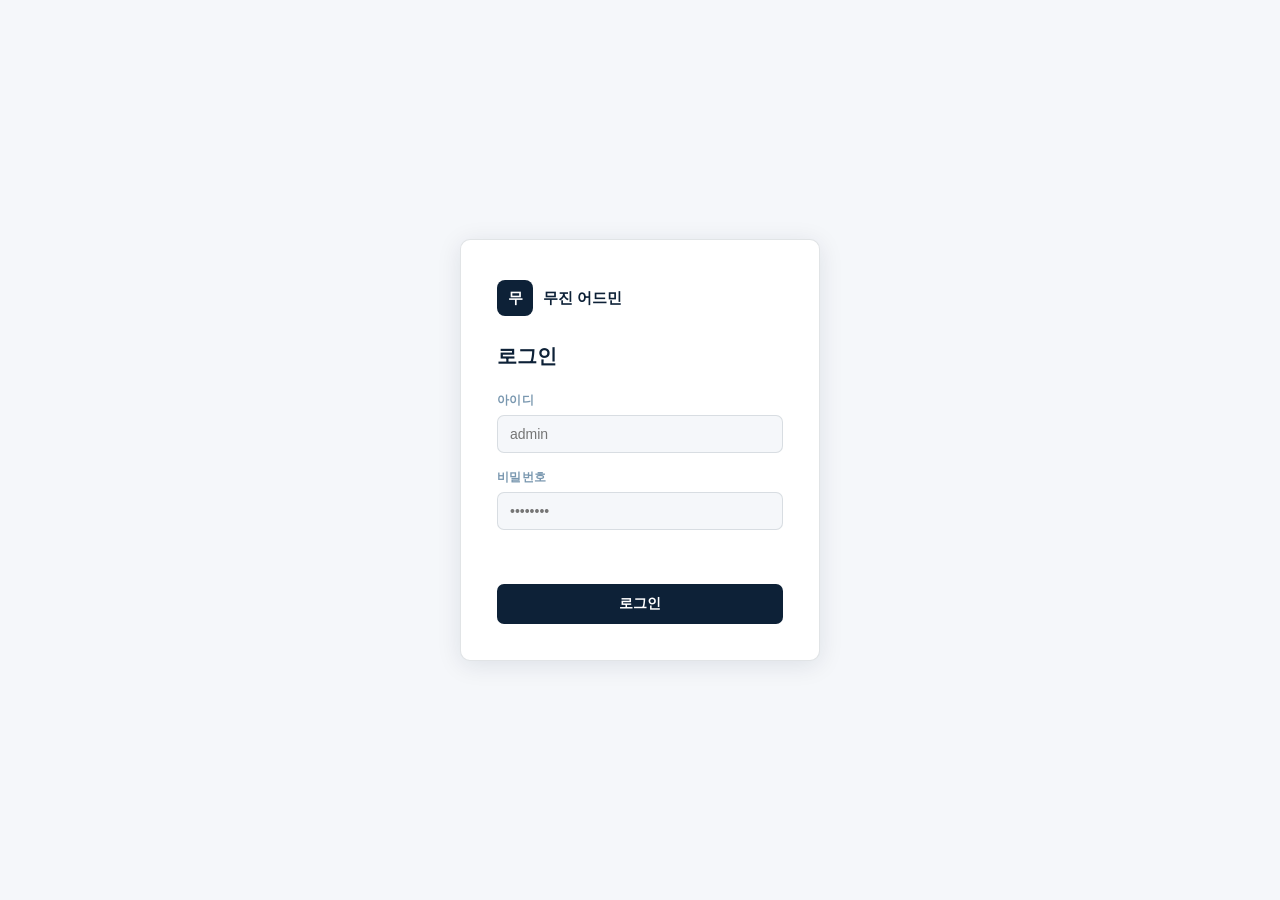
<file: admin/login.html>
<!DOCTYPE html>
<html lang="ko">
<head>
    <meta charset="UTF-8">
    <meta name="viewport" content="width=device-width, initial-scale=1.0">
    <meta name="robots" content="noindex, nofollow">
    <title>로그인 — 무진 어드민</title>
    <style>
        *, *::before, *::after { box-sizing: border-box; margin: 0; padding: 0; }
        :root {
            --navy:     #0d2137;
            --navy-mid: #1a3a5c;
            --bg:       #f5f7fa;
            --surface:  #ffffff;
            --border:   rgba(13,33,55,0.12);
            --text:     #0d2137;
            --muted:    #7a98b0;
            --danger:   #b04050;
            --radius:   10px;
        }
        html, body {
            height: 100%;
            background: var(--bg);
            font-family: -apple-system, BlinkMacSystemFont, "Segoe UI", "Apple SD Gothic Neo", sans-serif;
            font-size: 14px;
            color: var(--text);
            -webkit-font-smoothing: antialiased;
        }
        body {
            display: flex;
            align-items: center;
            justify-content: center;
        }
        .card {
            background: var(--surface);
            border: 1px solid var(--border);
            border-radius: var(--radius);
            box-shadow: 0 4px 24px rgba(13,33,55,0.10);
            padding: 40px 36px 36px;
            width: 100%;
            max-width: 360px;
        }
        .logo {
            display: flex;
            align-items: center;
            gap: 10px;
            margin-bottom: 28px;
        }
        .logo-mark {
            width: 36px;
            height: 36px;
            background: var(--navy);
            border-radius: 8px;
            display: flex;
            align-items: center;
            justify-content: center;
            color: #fff;
            font-size: 15px;
            font-weight: 700;
            letter-spacing: -0.02em;
        }
        .logo-text {
            font-size: 15px;
            font-weight: 600;
            color: var(--navy);
        }
        h1 {
            font-size: 20px;
            font-weight: 700;
            color: var(--navy);
            margin-bottom: 24px;
            line-height: 1.2;
        }
        .field { margin-bottom: 16px; }
        label {
            display: block;
            font-size: 12px;
            font-weight: 600;
            color: var(--muted);
            margin-bottom: 6px;
            text-transform: uppercase;
            letter-spacing: 0.04em;
        }
        input {
            display: block;
            width: 100%;
            padding: 10px 12px;
            border: 1px solid var(--border);
            border-radius: 7px;
            font-size: 14px;
            color: var(--text);
            background: var(--bg);
            outline: none;
            transition: border-color 0.15s;
        }
        input:focus { border-color: var(--navy-mid); background: #fff; }
        .error-msg {
            font-size: 12px;
            color: var(--danger);
            margin-top: 12px;
            min-height: 18px;
        }
        .btn-login {
            display: block;
            width: 100%;
            margin-top: 20px;
            padding: 11px;
            background: var(--navy);
            color: #fff;
            border: none;
            border-radius: 7px;
            font-size: 14px;
            font-weight: 600;
            cursor: pointer;
            transition: background 0.15s;
        }
        .btn-login:hover { background: var(--navy-mid); }
        .btn-login:disabled { opacity: 0.5; cursor: not-allowed; }
    </style>
</head>
<body>
    <div class="card">
        <div class="logo">
            <div class="logo-mark">무</div>
            <span class="logo-text">무진 어드민</span>
        </div>
        <h1>로그인</h1>
        <form id="login-form" autocomplete="on">
            <div class="field">
                <label for="username">아이디</label>
                <input id="username" name="username" type="text" autocomplete="username"
                       placeholder="admin" required>
            </div>
            <div class="field">
                <label for="password">비밀번호</label>
                <input id="password" name="password" type="password" autocomplete="current-password"
                       placeholder="••••••••" required>
            </div>
            <div class="error-msg" id="error-msg"></div>
            <button type="submit" class="btn-login" id="submit-btn">로그인</button>
        </form>
    </div>
    <script>
        document.getElementById('login-form').addEventListener('submit', async (e) => {
            e.preventDefault();
            const btn = document.getElementById('submit-btn');
            const errEl = document.getElementById('error-msg');
            const username = document.getElementById('username').value.trim();
            const password = document.getElementById('password').value;

            btn.disabled = true;
            btn.textContent = '로그인 중…';
            errEl.textContent = '';

            try {
                const res = await fetch('/api/login', {
                    method: 'POST',
                    headers: { 'Content-Type': 'application/json' },
                    body: JSON.stringify({ username, password }),
                });
                const data = await res.json();
                if (data.ok) {
                    window.location.replace('/');
                } else {
                    errEl.textContent = data.message || '로그인 실패';
                    btn.disabled = false;
                    btn.textContent = '로그인';
                }
            } catch {
                errEl.textContent = '네트워크 오류가 발생했습니다.';
                btn.disabled = false;
                btn.textContent = '로그인';
            }
        });
    </script>
</body>
</html>
</file>
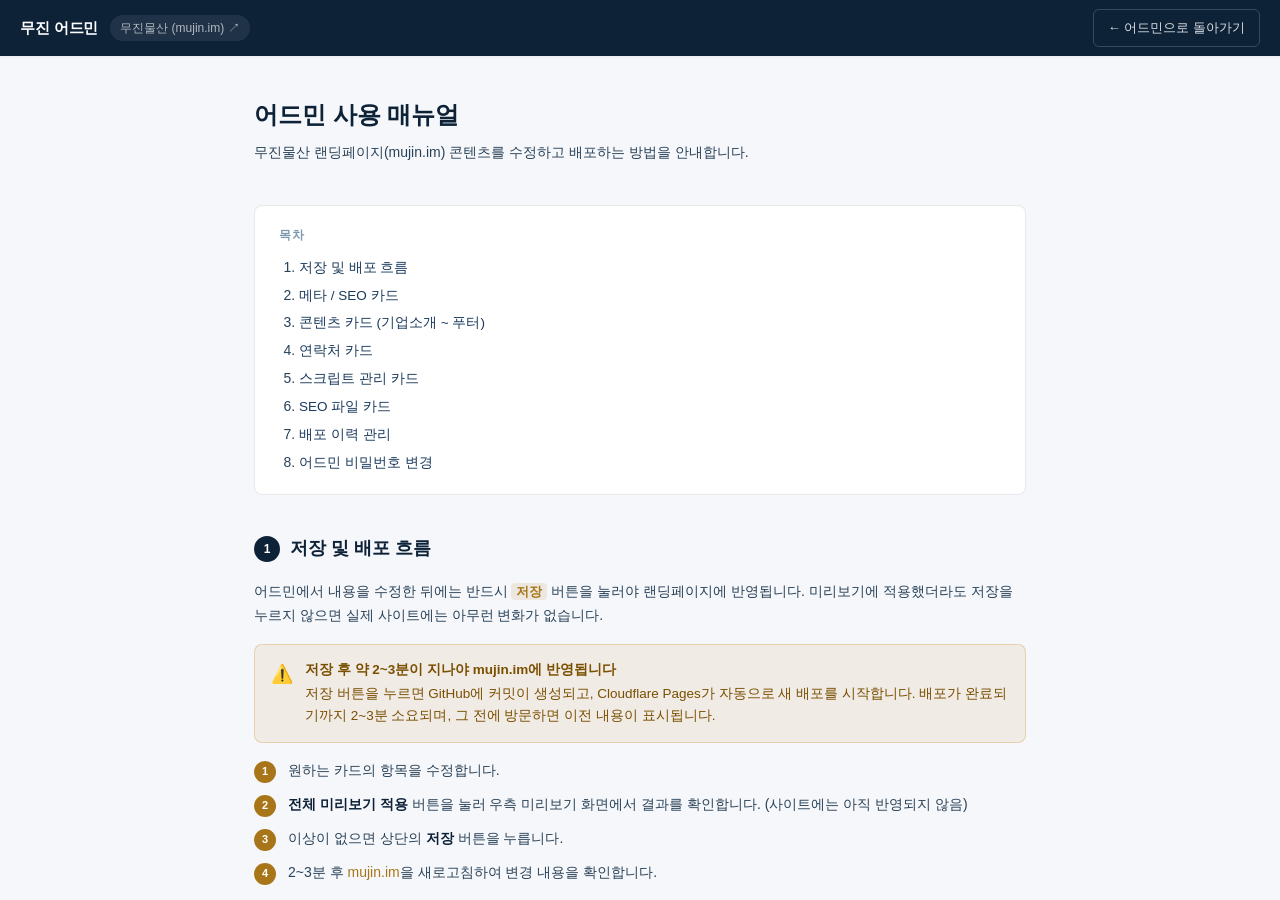
<file: admin/manual.html>
<!DOCTYPE html>
<html lang="ko">
<head>
    <meta charset="UTF-8">
    <meta name="viewport" content="width=device-width, initial-scale=1.0">
    <meta name="robots" content="noindex, nofollow">
    <title>사용 매뉴얼 — 무진 어드민</title>
    <link rel="stylesheet" href="styles.css">
    <style>
        /* ── 매뉴얼 전용 스타일 ── */
        .manual-body {
            max-width: 820px;
            margin: 0 auto;
            padding: 40px 24px 80px;
        }

        .manual-hero {
            margin-bottom: 40px;
        }
        .manual-hero h2 {
            font-size: 24px;
            font-weight: 700;
            color: var(--navy);
            margin-bottom: 8px;
        }
        .manual-hero p {
            color: var(--text-body);
            font-size: 14px;
            line-height: 1.7;
        }

        /* ── TOC ── */
        .toc {
            background: var(--surface);
            border: 1px solid var(--border);
            border-radius: var(--radius);
            padding: 20px 24px;
            margin-bottom: 40px;
        }
        .toc-title {
            font-size: 12px;
            font-weight: 600;
            text-transform: uppercase;
            letter-spacing: 0.06em;
            color: var(--muted);
            margin-bottom: 12px;
        }
        .toc ol {
            margin: 0;
            padding-left: 20px;
            display: flex;
            flex-direction: column;
            gap: 6px;
        }
        .toc a {
            color: var(--navy-mid);
            text-decoration: none;
            font-size: 13.5px;
        }
        .toc a:hover { color: var(--gold); text-decoration: underline; }

        /* ── 섹션 ── */
        .manual-section {
            margin-bottom: 48px;
        }
        .manual-section + .manual-section {
            border-top: 1px solid var(--border);
            padding-top: 48px;
        }

        .section-heading {
            display: flex;
            align-items: center;
            gap: 10px;
            margin-bottom: 16px;
        }
        .section-num {
            display: inline-flex;
            align-items: center;
            justify-content: center;
            width: 26px;
            height: 26px;
            border-radius: 50%;
            background: var(--navy);
            color: #fff;
            font-size: 12px;
            font-weight: 700;
            flex-shrink: 0;
        }
        .section-heading h3 {
            font-size: 18px;
            font-weight: 700;
            color: var(--navy);
        }

        .manual-section p,
        .manual-section li {
            font-size: 14px;
            line-height: 1.75;
            color: var(--text-body);
        }
        .manual-section ul,
        .manual-section ol {
            padding-left: 20px;
            margin-top: 8px;
            display: flex;
            flex-direction: column;
            gap: 4px;
        }

        /* ── 경고 박스 ── */
        .alert {
            display: flex;
            gap: 12px;
            border-radius: var(--radius);
            padding: 14px 16px;
            margin: 16px 0;
            font-size: 13.5px;
            line-height: 1.65;
        }
        .alert-icon { font-size: 18px; flex-shrink: 0; margin-top: 1px; }
        .alert-body { flex: 1; }
        .alert-body strong { display: block; margin-bottom: 2px; }

        .alert-warning {
            background: rgba(201, 142, 48, 0.10);
            border: 1px solid rgba(201, 142, 48, 0.30);
            color: #7a4f00;
        }
        .alert-info {
            background: rgba(13, 33, 55, 0.05);
            border: 1px solid var(--border);
            color: var(--text-body);
        }
        .alert-success {
            background: rgba(45, 138, 92, 0.08);
            border: 1px solid rgba(45, 138, 92, 0.25);
            color: #1a5c3c;
        }

        /* ── 카드 그리드 (섹션 카드 목록) ── */
        .card-grid {
            display: grid;
            grid-template-columns: repeat(auto-fill, minmax(200px, 1fr));
            gap: 10px;
            margin-top: 12px;
        }
        .card-chip {
            background: var(--surface);
            border: 1px solid var(--border);
            border-radius: var(--radius);
            padding: 12px 14px;
            font-size: 13px;
        }
        .card-chip-name {
            font-weight: 600;
            color: var(--navy);
            margin-bottom: 4px;
        }
        .card-chip-desc {
            font-size: 12px;
            color: var(--muted);
            line-height: 1.5;
        }

        /* ── 스텝 ── */
        .steps {
            display: flex;
            flex-direction: column;
            gap: 10px;
            margin-top: 12px;
        }
        .step {
            display: flex;
            gap: 12px;
            align-items: flex-start;
        }
        .step-num {
            width: 22px;
            height: 22px;
            border-radius: 50%;
            background: var(--gold);
            color: #fff;
            font-size: 11px;
            font-weight: 700;
            display: inline-flex;
            align-items: center;
            justify-content: center;
            flex-shrink: 0;
            margin-top: 2px;
        }
        .step-body { flex: 1; font-size: 14px; color: var(--text-body); line-height: 1.65; }
        .step-body strong { color: var(--navy); }

        /* ── 이미지 ── */
        .screenshot-wrap {
            margin: 16px 0;
            border-radius: var(--radius);
            overflow: hidden;
            border: 1px solid var(--border);
            background: var(--surface-alt);
        }
        .screenshot-wrap img {
            display: block;
            width: 100%;
            height: auto;
        }
        .screenshot-caption {
            font-size: 12px;
            color: var(--muted);
            padding: 8px 12px;
            background: var(--surface);
            border-top: 1px solid var(--border);
        }

        /* ── 태그 ── */
        .tag {
            display: inline-block;
            font-size: 11px;
            font-weight: 600;
            padding: 2px 8px;
            border-radius: 999px;
            background: var(--navy);
            color: #fff;
            vertical-align: middle;
        }
        .tag-gold {
            background: var(--gold-pale);
            color: var(--gold);
        }

        /* ── kbd ── */
        kbd {
            display: inline-block;
            font-size: 12px;
            padding: 2px 8px;
            border-radius: 4px;
            background: var(--surface-alt);
            border: 1px solid var(--border);
            color: var(--text);
            font-family: inherit;
        }

        /* ── 링크 ── */
        .ext-link {
            color: var(--gold);
            text-decoration: none;
            font-weight: 500;
        }
        .ext-link:hover { text-decoration: underline; }

        /* ── 인라인 강조 ── */
        .hl {
            background: var(--gold-pale);
            color: var(--gold);
            padding: 1px 5px;
            border-radius: 4px;
            font-weight: 600;
            font-size: 0.95em;
        }
    </style>
</head>
<body>
    <div id="app" class="app">
        <header class="topbar">
            <div class="topbar-left">
                <h1 class="brand">무진 어드민</h1>
                <a class="site-label" href="https://mujin.im" target="_blank" rel="noopener noreferrer">무진물산 (mujin.im) ↗</a>
            </div>
            <div class="topbar-status"></div>
            <div class="topbar-right">
                <a href="/admin" class="btn btn-ghost-light">← 어드민으로 돌아가기</a>
            </div>
        </header>

        <main class="workspace" style="display:block; overflow-y:auto;">
            <div class="manual-body">

                <div class="manual-hero">
                    <h2>어드민 사용 매뉴얼</h2>
                    <p>무진물산 랜딩페이지(mujin.im) 콘텐츠를 수정하고 배포하는 방법을 안내합니다.</p>
                </div>

                <!-- TOC -->
                <nav class="toc" aria-label="목차">
                    <div class="toc-title">목차</div>
                    <ol>
                        <li><a href="#section-save">저장 및 배포 흐름</a></li>
                        <li><a href="#section-meta">메타 / SEO 카드</a></li>
                        <li><a href="#section-content">콘텐츠 카드 (기업소개 ~ 푸터)</a></li>
                        <li><a href="#section-contact">연락처 카드</a></li>
                        <li><a href="#section-script">스크립트 관리 카드</a></li>
                        <li><a href="#section-seofiles">SEO 파일 카드</a></li>
                        <li><a href="#section-history">배포 이력 관리</a></li>
                        <li><a href="#section-password">어드민 비밀번호 변경</a></li>
                    </ol>
                </nav>

                <!-- ────────────────────────────────── 1. 저장 & 배포 -->
                <section class="manual-section" id="section-save">
                    <div class="section-heading">
                        <span class="section-num">1</span>
                        <h3>저장 및 배포 흐름</h3>
                    </div>

                    <p>어드민에서 내용을 수정한 뒤에는 반드시 <span class="hl">저장</span> 버튼을 눌러야 랜딩페이지에 반영됩니다. 미리보기에 적용했더라도 저장을 누르지 않으면 실제 사이트에는 아무런 변화가 없습니다.</p>

                    <div class="alert alert-warning" style="margin-top:16px;">
                        <span class="alert-icon">⚠️</span>
                        <div class="alert-body">
                            <strong>저장 후 약 2~3분이 지나야 mujin.im에 반영됩니다</strong>
                            저장 버튼을 누르면 GitHub에 커밋이 생성되고, Cloudflare Pages가 자동으로 새 배포를 시작합니다. 배포가 완료되기까지 2~3분 소요되며, 그 전에 방문하면 이전 내용이 표시됩니다.
                        </div>
                    </div>

                    <div class="steps">
                        <div class="step">
                            <span class="step-num">1</span>
                            <div class="step-body">원하는 카드의 항목을 수정합니다.</div>
                        </div>
                        <div class="step">
                            <span class="step-num">2</span>
                            <div class="step-body"><strong>전체 미리보기 적용</strong> 버튼을 눌러 우측 미리보기 화면에서 결과를 확인합니다. (사이트에는 아직 반영되지 않음)</div>
                        </div>
                        <div class="step">
                            <span class="step-num">3</span>
                            <div class="step-body">이상이 없으면 상단의 <strong>저장</strong> 버튼을 누릅니다.</div>
                        </div>
                        <div class="step">
                            <span class="step-num">4</span>
                            <div class="step-body">2~3분 후 <a class="ext-link" href="https://mujin.im" target="_blank" rel="noopener noreferrer">mujin.im</a>을 새로고침하여 변경 내용을 확인합니다.</div>
                        </div>
                    </div>

                    <p style="margin-top:20px;">배포가 완료됐는지 확인하려면 상단의 <span class="hl">배포 진행상황</span> 버튼을 클릭하세요. Cloudflare Pages 대시보드가 열리며, 가장 최근 배포 항목에 <strong>"2 minutes ago"</strong> 와 같이 경과 시간이 표시되면 반영이 완료된 것입니다. 배포 진행 중일 때는 시간 대신 로딩 상태가 표시됩니다.</p>

                    <div class="screenshot-wrap">
                        <img src="images/cloudflare_deploy_status_screenshot.png" alt="Cloudflare 배포 진행상황 화면">
                        <div class="screenshot-caption">배포 진행상황 화면 — 최근 배포에 경과 시간("N minutes ago")이 표시되면 반영 완료</div>
                    </div>
                </section>

                <!-- ────────────────────────────────── 2. 메타/SEO -->
                <section class="manual-section" id="section-meta">
                    <div class="section-heading">
                        <span class="section-num">2</span>
                        <h3>메타 / SEO 카드</h3>
                    </div>

                    <p>검색엔진(구글, 네이버)과 SNS 공유 시 노출되는 정보를 관리합니다. 사이트 방문자 수와 첫인상에 직접 영향을 미치므로, 회사명·주요 사업이 바뀌거나 대표 이미지를 교체할 때 반드시 함께 수정해 주세요.</p>

                    <div class="card-grid" style="margin-top:16px;">
                        <div class="card-chip">
                            <div class="card-chip-name">페이지 타이틀</div>
                            <div class="card-chip-desc">브라우저 탭과 검색결과에 표시되는 제목. 20~60자 권장.</div>
                        </div>
                        <div class="card-chip">
                            <div class="card-chip-name">메타 설명</div>
                            <div class="card-chip-desc">검색결과 제목 아래 나오는 설명 문구. 70~160자 권장.</div>
                        </div>
                        <div class="card-chip">
                            <div class="card-chip-name">키워드</div>
                            <div class="card-chip-desc">검색엔진에 전달하는 키워드. 쉼표로 구분.</div>
                        </div>
                        <div class="card-chip">
                            <div class="card-chip-name">OG 이미지</div>
                            <div class="card-chip-desc">카카오톡·SNS 링크 공유 시 자동으로 표시되는 대표 이미지.</div>
                        </div>
                    </div>

                    <div class="alert alert-info" style="margin-top:16px;">
                        <span class="alert-icon">💡</span>
                        <div class="alert-body">
                            <strong>언제 수정해야 하나요?</strong>
                            <ul style="margin-top:6px; padding-left:16px;">
                                <li>회사명, 주요 사업, 연락처 등 핵심 정보가 변경될 때</li>
                                <li>검색 노출을 개선하고 싶을 때 (타이틀·설명·키워드 최적화)</li>
                                <li>SNS/카카오톡에서 링크 공유 시 나오는 이미지나 제목을 바꾸고 싶을 때</li>
                                <li>대표 이미지(OG 이미지)를 시즌에 맞게 교체할 때</li>
                            </ul>
                        </div>
                    </div>
                </section>

                <!-- ────────────────────────────────── 3. 콘텐츠 카드 -->
                <section class="manual-section" id="section-content">
                    <div class="section-heading">
                        <span class="section-num">3</span>
                        <h3>콘텐츠 카드 (기업소개 ~ 푸터)</h3>
                    </div>

                    <p>랜딩페이지의 각 섹션 내용을 수정하는 카드들입니다. 수정한 항목은 미리보기에서 먼저 확인한 뒤 저장하세요.</p>

                    <div class="card-grid" style="margin-top:16px;">
                        <div class="card-chip">
                            <div class="card-chip-name">기업소개</div>
                            <div class="card-chip-desc">회사 소개 문구, 인용구, 인증·협회 배지 목록</div>
                        </div>
                        <div class="card-chip">
                            <div class="card-chip-name">컨설팅</div>
                            <div class="card-chip-desc">컨설팅 섹션 배경 이미지, 타이틀, 설명</div>
                        </div>
                        <div class="card-chip">
                            <div class="card-chip-name">온라인몰</div>
                            <div class="card-chip-desc">자체몰·네이버몰 버튼 표시 여부, URL, 라벨, 버튼 색상</div>
                        </div>
                        <div class="card-chip">
                            <div class="card-chip-name">관계회사</div>
                            <div class="card-chip-desc">관계회사 카드 목록 (순서 드래그 변경 가능)</div>
                        </div>
                        <div class="card-chip">
                            <div class="card-chip-name">푸터</div>
                            <div class="card-chip-desc">회사명, 대표자, 사업자번호, 주소</div>
                        </div>
                    </div>
                </section>

                <!-- ────────────────────────────────── 4. 연락처 -->
                <section class="manual-section" id="section-contact">
                    <div class="section-heading">
                        <span class="section-num">4</span>
                        <h3>연락처 카드</h3>
                    </div>

                    <p>전화번호, 이메일, 네이버 블로그 URL을 관리합니다. 연락처는 랜딩페이지 내 여러 곳에 공통으로 사용되므로, 이 카드 하나만 수정하면 페이지 전체에 일괄 반영됩니다.</p>

                    <div class="card-grid" style="margin-top:16px;">
                        <div class="card-chip">
                            <div class="card-chip-name">전화번호</div>
                            <div class="card-chip-desc">페이지 내 전화 연결 링크에 공통 적용</div>
                        </div>
                        <div class="card-chip">
                            <div class="card-chip-name">이메일</div>
                            <div class="card-chip-desc">페이지 내 이메일 링크에 공통 적용</div>
                        </div>
                        <div class="card-chip">
                            <div class="card-chip-name">네이버 블로그 URL</div>
                            <div class="card-chip-desc">블로그 버튼 클릭 시 이동할 주소</div>
                        </div>
                    </div>

                    <div class="alert alert-info" style="margin-top:16px;">
                        <span class="alert-icon">📌</span>
                        <div class="alert-body">연락처가 바뀌었을 때 이 카드만 수정하면 됩니다. 페이지 내 여러 위치에 흩어진 연락처를 따로 찾아 수정할 필요가 없습니다.</div>
                    </div>
                </section>

                <!-- ────────────────────────────────── 5. 스크립트 관리 -->
                <section class="manual-section" id="section-script">
                    <div class="section-heading">
                        <span class="section-num">5</span>
                        <h3>스크립트 관리 카드</h3>
                    </div>

                    <p>광고 대행사나 마케팅 담당자에게 전달받은 추적 코드·픽셀 코드를 랜딩페이지에 삽입할 때 사용하는 카드입니다.</p>

                    <div class="alert alert-info">
                        <span class="alert-icon">💡</span>
                        <div class="alert-body">
                            <strong>주로 이런 경우에 사용합니다</strong>
                            <ul style="margin-top:6px; padding-left:16px;">
                                <li>광고 대행사에서 <strong>Meta(페이스북), 카카오, 네이버 광고 픽셀 코드</strong>를 전달받았을 때</li>
                                <li>Google Analytics, 네이버 애널리틱스 등 <strong>방문자 분석 도구 코드</strong>를 추가할 때</li>
                                <li>Google Search Console, 네이버 서치어드바이저에서 <strong>사이트 소유권 확인 코드</strong>를 발급받았을 때</li>
                                <li>카카오톡 채널 상담 버튼, 채팅 위젯 등 <strong>외부 서비스 연동 코드</strong>를 삽입할 때</li>
                            </ul>
                        </div>
                    </div>

                    <div class="alert alert-info" style="margin-top:0;">
                        <span class="alert-icon">📋</span>
                        <div class="alert-body">
                            <strong>사용 방법</strong>
                            담당자에게 전달받은 코드를 그대로 복사해서 붙여넣으면 됩니다. 어디에 넣어야 할지 모르겠다면 담당자에게 <strong>"head에 넣어야 하나요, body에 넣어야 하나요?"</strong>라고 확인 후 해당 영역에 입력하세요. 저장 전 미리보기로 페이지가 정상 표시되는지 확인하는 것을 권장합니다.
                        </div>
                    </div>
                </section>

                <!-- ────────────────────────────────── 6. SEO 파일 -->
                <section class="manual-section" id="section-seofiles">
                    <div class="section-heading">
                        <span class="section-num">6</span>
                        <h3>SEO 파일 카드</h3>
                    </div>

                    <p><code style="font-size:13px; background:var(--surface-alt); padding:1px 5px; border-radius:4px;">robots.txt</code>와 <code style="font-size:13px; background:var(--surface-alt); padding:1px 5px; border-radius:4px;">sitemap.xml</code> 두 파일을 직접 편집합니다. 검색엔진이 사이트를 올바르게 수집(크롤링)하고 색인하는 데 필요한 파일들입니다.</p>

                    <div class="card-grid" style="margin-top:16px;">
                        <div class="card-chip">
                            <div class="card-chip-name">robots.txt</div>
                            <div class="card-chip-desc">검색엔진 크롤러의 접근 허용 범위를 지정. 구글·네이버 서치콘솔 등록 시 필요.</div>
                        </div>
                        <div class="card-chip">
                            <div class="card-chip-name">sitemap.xml</div>
                            <div class="card-chip-desc">사이트 페이지 목록을 검색엔진에 알림. 제출 시 색인 속도 향상.</div>
                        </div>
                    </div>

                    <div class="alert alert-info" style="margin-top:16px;">
                        <span class="alert-icon">💡</span>
                        <div class="alert-body">
                            <strong>언제 수정해야 하나요?</strong>
                            <ul style="margin-top:6px; padding-left:16px;">
                                <li>구글서치콘솔 또는 네이버 서치어드바이저에 사이트를 처음 등록할 때</li>
                                <li>페이지 구조가 바뀌어 sitemap.xml의 URL 목록을 업데이트해야 할 때</li>
                                <li>특정 경로를 검색엔진에서 숨기거나 다시 허용할 때</li>
                            </ul>
                        </div>
                    </div>

                    <div class="alert alert-warning">
                        <span class="alert-icon">⚠️</span>
                        <div class="alert-body">SEO 파일 카드의 저장 버튼은 다른 카드들과 <strong>별도로 동작</strong>합니다. SEO 파일을 수정한 뒤에는 해당 카드 안의 저장 버튼을 따로 눌러야 하며, 마찬가지로 2~3분 후 반영됩니다.</div>
                    </div>
                </section>

                <!-- ────────────────────────────────── 7. 배포 이력 -->
                <section class="manual-section" id="section-history">
                    <div class="section-heading">
                        <span class="section-num">7</span>
                        <h3>배포 이력 관리</h3>
                    </div>

                    <p>상단 <span class="hl">배포 이력</span> 버튼을 클릭하면 최근 5개의 저장 이력이 표시됩니다. 잘못 수정한 내용이 있을 경우 이전 버전으로 되돌릴 수 있습니다.</p>

                    <div class="steps">
                        <div class="step">
                            <span class="step-num">1</span>
                            <div class="step-body">상단 오른쪽의 <strong>배포 이력</strong> 버튼을 클릭합니다.</div>
                        </div>
                        <div class="step">
                            <span class="step-num">2</span>
                            <div class="step-body">오른쪽에서 슬라이드되어 나오는 패널에서 되돌리고 싶은 시점을 선택합니다.</div>
                        </div>
                        <div class="step">
                            <span class="step-num">3</span>
                            <div class="step-body">해당 항목의 <strong>이 버전으로 복원</strong> 버튼을 누르면 그 시점의 내용으로 즉시 저장됩니다.</div>
                        </div>
                        <div class="step">
                            <span class="step-num">4</span>
                            <div class="step-body">복원 후에도 2~3분 후에 mujin.im에 반영됩니다.</div>
                        </div>
                    </div>

                    <div class="alert alert-info" style="margin-top:16px;">
                        <span class="alert-icon">📋</span>
                        <div class="alert-body">배포 이력은 최근 5개까지만 표시됩니다. 그 이전 내용은 GitHub 저장소의 커밋 히스토리에서 확인할 수 있습니다.</div>
                    </div>
                </section>

                <!-- ────────────────────────────────── 8. 비밀번호 변경 -->
                <section class="manual-section" id="section-password">
                    <div class="section-heading">
                        <span class="section-num">8</span>
                        <h3>어드민 비밀번호 변경</h3>
                    </div>

                    <p>어드민 로그인 비밀번호는 Cloudflare Pages 대시보드에서 변경합니다. 로그인 유지 기간은 <span class="hl">7일</span>이며, 7일이 지나면 다시 로그인해야 합니다.</p>

                    <div class="alert alert-info">
                        <span class="alert-icon">📍</span>
                        <div class="alert-body">
                            <strong>버튼 위치</strong>
                            어드민 왼쪽 패널 맨 아래에 <span class="hl">🔐 어드민 비밀번호 변경 ↗</span> 버튼이 있습니다. 클릭하면 아래와 같은 Cloudflare 설정 페이지로 바로 이동합니다.
                        </div>
                    </div>

                    <div class="steps">
                        <div class="step">
                            <span class="step-num">1</span>
                            <div class="step-body">아래 링크를 클릭해 Cloudflare Pages 어드민 설정 페이지를 엽니다.<br>
                                <a class="ext-link" href="https://dash.cloudflare.com/0130cd9f8e16ebee893cbb47d8af7c0e/pages/view/mujin-admin/settings/production" target="_blank" rel="noopener noreferrer">
                                    Cloudflare Pages — mujin-admin 설정 ↗
                                </a>
                            </div>
                        </div>
                        <div class="step">
                            <span class="step-num">2</span>
                            <div class="step-body"><strong>Environment variables</strong> 섹션에서 <kbd>ADMIN_PASSWORD</kbd> 항목을 찾습니다.</div>
                        </div>
                        <div class="step">
                            <span class="step-num">3</span>
                            <div class="step-body">항목 오른쪽의 <strong>Rotate</strong> 버튼을 클릭하면 새 비밀번호로 변경할 수 있습니다.</div>
                        </div>
                        <div class="step">
                            <span class="step-num">4</span>
                            <div class="step-body">변경 후 <strong>Save</strong>를 눌러 저장합니다. 이후 로그인 페이지에서 새 비밀번호로 로그인하세요.</div>
                        </div>
                    </div>

                    <div class="screenshot-wrap" style="margin-top:20px;">
                        <img src="images/admin_password_screenshot1.png" alt="Cloudflare 어드민 설정 화면 1">
                        <div class="screenshot-caption">Cloudflare Pages 어드민 설정 — Environment variables 섹션</div>
                    </div>

                    <div class="screenshot-wrap">
                        <img src="images/admin_password_screenshot2.png" alt="Cloudflare 어드민 설정 화면 2 — Rotate 버튼">
                        <div class="screenshot-caption">Rotate 버튼을 눌러 새 비밀번호를 생성합니다</div>
                    </div>

                    <div class="alert alert-info">
                        <span class="alert-icon">🔐</span>
                        <div class="alert-body">
                            <strong>로그인 유지 기간: 7일</strong>
                            로그인 후 7일이 지나면 자동으로 로그아웃되며, 다시 비밀번호를 입력해야 합니다. 보안을 위해 정기적으로 비밀번호를 변경하는 것을 권장합니다.
                        </div>
                    </div>
                </section>

            </div>
        </main>
    </div>
</body>
</html>
</file>
<file: admin/styles.css>
*, *::before, *::after { box-sizing: border-box; margin: 0; padding: 0; }

:root {
    --bg:           #f5f7fa;
    --surface:      #ffffff;
    --surface-alt:  #edf1f6;
    --navy:         #0d2137;
    --navy-mid:     #1a3a5c;
    --gold:         #a87618;
    --gold-pale:    rgba(168, 118, 24, 0.12);
    --text:         #0d2137;
    --text-body:    #2a4258;
    --muted:        #7a98b0;
    --border:       rgba(13, 33, 55, 0.10);
    --danger:       #b04050;
    --warning:      #c98e30;
    --ok:           #2d8a5c;
    --radius:       8px;
    --shadow-sm:    0 1px 2px rgba(13, 33, 55, 0.06);
    --shadow:       0 4px 14px rgba(13, 33, 55, 0.10);
}

html, body { height: 100%; }
body {
    background: var(--bg);
    color: var(--text-body);
    font-family: -apple-system, BlinkMacSystemFont, "Segoe UI", "Apple SD Gothic Neo", "Malgun Gothic", sans-serif;
    font-size: 14px;
    line-height: 1.55;
    -webkit-font-smoothing: antialiased;
}

.app {
    display: grid;
    grid-template-rows: 56px 1fr;
    height: 100vh;
}

/* ─── TOPBAR ─── */
.topbar {
    display: grid;
    grid-template-columns: 1fr auto 1fr;
    align-items: center;
    gap: 16px;
    padding: 0 20px;
    background: var(--navy);
    color: #fff;
    box-shadow: var(--shadow-sm);
    z-index: 10;
}
.topbar-left { display: flex; align-items: center; gap: 12px; }
.topbar-right { display: flex; align-items: center; gap: 8px; justify-self: end; }
.topbar-status { display: flex; align-items: center; gap: 8px; }

.brand {
    font-size: 15px;
    font-weight: 600;
    letter-spacing: -0.01em;
}
.site-label {
    font-size: 12px;
    color: rgba(255, 255, 255, 0.65);
    padding: 4px 10px;
    background: rgba(255, 255, 255, 0.08);
    border-radius: 999px;
    text-decoration: none;
    transition: background 0.15s ease, color 0.15s ease;
}
a.site-label:hover {
    background: rgba(255, 255, 255, 0.15);
    color: #fff;
}

.icon-btn {
    background: transparent;
    border: 0;
    color: #fff;
    width: 32px;
    height: 32px;
    border-radius: 6px;
    cursor: pointer;
    font-size: 16px;
    line-height: 1;
}
.icon-btn:hover { background: rgba(255, 255, 255, 0.08); }

.status-pill {
    font-size: 11px;
    padding: 4px 10px;
    border-radius: 999px;
    background: rgba(255, 255, 255, 0.08);
    color: rgba(255, 255, 255, 0.85);
    font-weight: 500;
    font-variant-numeric: tabular-nums;
}
.status-pill-dirty.has-changes  { background: var(--gold); color: #fff; }
.status-pill-pending.has-pending { background: var(--warning); color: #fff; }
.status-pill-saved { background: rgba(45, 138, 92, 0.18); color: #b8e6cc; }

/* ─── BUTTONS ─── */
.btn {
    appearance: none;
    border: 0;
    cursor: pointer;
    font-family: inherit;
    font-size: 13px;
    font-weight: 500;
    padding: 8px 14px;
    border-radius: 6px;
    transition: background 0.15s ease, opacity 0.15s ease;
}
.btn:disabled { opacity: 0.5; cursor: not-allowed; }
.btn-primary {
    background: var(--gold);
    color: #fff;
}
.btn-primary:hover:not(:disabled) { background: #c99b30; }
.btn-secondary {
    background: rgba(255, 255, 255, 0.10);
    color: #fff;
}
.btn-secondary:hover:not(:disabled) { background: rgba(255, 255, 255, 0.18); }
.btn-ghost {
    background: transparent;
    color: var(--text);
    border: 1px solid var(--border);
}
.btn-ghost:hover:not(:disabled) { background: var(--surface-alt); }
.btn-ghost-light {
    background: transparent;
    color: rgba(255, 255, 255, 0.85);
    border: 1px solid rgba(255, 255, 255, 0.18);
    text-decoration: none;
}
.btn-ghost-light:hover:not(:disabled) { background: rgba(255, 255, 255, 0.08); color: #fff; }
.btn-deploy { font-size: 12px; padding: 6px 10px; }
.btn-sm { padding: 6px 10px; font-size: 12px; }

.save-hint {
    font-size: 11px;
    color: rgba(255, 255, 255, 0.55);
    white-space: nowrap;
    margin-left: -2px;
}
.text-narrow { display: none; }

@media (max-width: 1200px) {
    .site-label { display: none; }
    .save-hint { display: none; }
}
@media (max-width: 1100px) {
    .btn-manual { display: none; }
    .btn-deploy { display: none; }
}
@media (max-width: 950px) {
    .text-wide { display: none; }
    .text-narrow { display: inline; }
}

/* ─── WORKSPACE ─── */
.workspace {
    display: grid;
    grid-template-columns: 35% 65%;
    min-height: 0;
    overflow: hidden;
}
.workspace.sidebar-collapsed {
    grid-template-columns: 0 100%;
}

/* ─── FORM PANEL ─── */
.form-panel {
    background: var(--surface);
    border-right: 1px solid var(--border);
    overflow-y: auto;
    overflow-x: hidden;
    min-width: 0;
}
.form-panel-inner {
    padding: 20px 18px 60px;
    display: flex;
    flex-direction: column;
    gap: 14px;
}
.loading {
    padding: 40px 20px;
    color: var(--muted);
    text-align: center;
}

.edit-section {
    background: var(--surface);
    border: 1px solid var(--border);
    border-radius: var(--radius);
    overflow: hidden;
}
.edit-section-header {
    display: flex;
    align-items: center;
    justify-content: space-between;
    padding: 12px 14px;
    background: var(--surface-alt);
    border-bottom: 1px solid var(--border);
}
.edit-section-header h2 {
    font-size: 13px;
    font-weight: 600;
    color: var(--text);
    letter-spacing: -0.01em;
}
.edit-section-body {
    padding: 14px;
    display: flex;
    flex-direction: column;
    gap: 14px;
}

.field {
    display: flex;
    flex-direction: column;
    gap: 6px;
}
.field-label {
    display: flex;
    align-items: center;
    gap: 8px;
    font-size: 12px;
    color: var(--text);
    font-weight: 500;
}
.field-label .prefix-tag {
    font-size: 10px;
    color: var(--muted);
    font-weight: 400;
    padding: 1px 6px;
    background: var(--surface-alt);
    border-radius: 4px;
    text-transform: lowercase;
}
.field-label .sync-badge {
    font-size: 10px;
    color: var(--gold);
    background: var(--gold-pale);
    padding: 1px 6px;
    border-radius: 4px;
    font-weight: 500;
}
.field-label .field-flags {
    margin-left: auto;
    display: flex;
    gap: 4px;
}
.flag {
    font-size: 10px;
    padding: 1px 6px;
    border-radius: 4px;
    font-weight: 500;
}
.flag-dirty   { background: rgba(168, 118, 24, 0.18); color: var(--gold); }
.flag-pending { background: rgba(201, 142, 48, 0.18); color: var(--warning); }

.field input[type="text"],
.field input[type="url"],
.field input[type="email"],
.field input[type="tel"],
.field textarea {
    width: 100%;
    padding: 8px 10px;
    background: var(--surface);
    border: 1px solid var(--border);
    border-radius: 6px;
    font-family: inherit;
    font-size: 13px;
    color: var(--text);
    transition: border-color 0.15s ease, box-shadow 0.15s ease;
}
.field input:focus,
.field textarea:focus {
    outline: 0;
    border-color: var(--gold);
    box-shadow: 0 0 0 3px var(--gold-pale);
}
.field textarea { resize: vertical; min-height: 64px; line-height: 1.55; }
.field textarea.html-input { min-height: 72px; font-family: ui-monospace, "SF Mono", Menlo, monospace; font-size: 12px; }

.toggle-row {
    display: flex;
    align-items: center;
    gap: 10px;
}
.toggle {
    position: relative;
    display: inline-block;
    width: 38px;
    height: 22px;
    flex-shrink: 0;
}
.toggle input { opacity: 0; width: 0; height: 0; }
.toggle-slider {
    position: absolute;
    inset: 0;
    background: var(--border);
    border-radius: 999px;
    cursor: pointer;
    transition: background 0.15s ease;
}
.toggle-slider::before {
    content: "";
    position: absolute;
    width: 16px;
    height: 16px;
    left: 3px;
    top: 3px;
    background: #fff;
    border-radius: 50%;
    box-shadow: 0 1px 3px rgba(0,0,0,0.2);
    transition: transform 0.15s ease;
}
.toggle input:checked + .toggle-slider { background: var(--ok); }
.toggle input:checked + .toggle-slider::before { transform: translateX(16px); }
.toggle-label { font-size: 12px; color: var(--text-body); }

.image-field {
    display: flex;
    flex-direction: column;
    gap: 8px;
}
.image-current {
    display: flex;
    align-items: center;
    gap: 10px;
    padding: 8px;
    background: var(--surface-alt);
    border-radius: 6px;
    border: 1px solid var(--border);
}
.image-thumb {
    width: 56px;
    height: 56px;
    border-radius: 4px;
    background: #fff center / contain no-repeat;
    border: 1px solid var(--border);
    flex-shrink: 0;
}
.image-meta {
    font-size: 11px;
    color: var(--muted);
    word-break: break-all;
    line-height: 1.4;
    flex: 1;
    min-width: 0;
}
.image-upload-btn {
    font-size: 12px;
    color: var(--muted);
    padding: 8px 12px;
    background: var(--surface-alt);
    border: 1px dashed var(--border);
    border-radius: 6px;
    text-align: center;
}

/* 이미지 업로더 (image: / bgimage: prefix 공용) */
.uploader {
    display: flex;
    flex-direction: column;
    gap: 6px;
}
.uploader-drop {
    padding: 14px 12px;
    background: var(--surface-alt);
    border: 1.5px dashed var(--border);
    border-radius: 6px;
    text-align: center;
    cursor: pointer;
    transition: background 0.15s ease, border-color 0.15s ease;
    outline: none;
}
.uploader-drop:hover,
.uploader-drop:focus-visible {
    border-color: var(--ok);
    background: #fff;
}
.uploader-drop.is-dragover {
    border-color: var(--ok);
    border-style: solid;
    background: rgba(45, 138, 92, 0.08);
}
.uploader-drop.is-loading {
    opacity: 0.6;
    pointer-events: none;
}
.uploader-drop-main {
    font-size: 13px;
    color: var(--text-body, #1a2a3a);
    margin-bottom: 4px;
}
.uploader-drop-sub {
    font-size: 11px;
    color: var(--muted);
}
.uploader-link {
    color: var(--ok);
    text-decoration: underline;
    text-underline-offset: 2px;
}
.uploader-status {
    font-size: 11px;
    padding: 6px 8px;
    border-radius: 4px;
    word-break: break-all;
    line-height: 1.4;
}
.uploader-status-info  { background: rgba(13, 33, 55, 0.06); color: var(--muted); }
.uploader-status-ok    { background: rgba(45, 138, 92, 0.12); color: var(--ok); }
.uploader-status-error { background: rgba(176, 64, 80, 0.12); color: var(--danger); }

.color-field {
    display: flex;
    align-items: center;
    gap: 8px;
}
.color-swatch {
    appearance: none;
    -webkit-appearance: none;
    width: 36px;
    height: 36px;
    border: 1px solid var(--border);
    border-radius: 6px;
    background: transparent;
    padding: 0;
    cursor: pointer;
    flex-shrink: 0;
}
.color-swatch::-webkit-color-swatch-wrapper { padding: 0; }
.color-swatch::-webkit-color-swatch         { border: 0; border-radius: 4px; }
.color-swatch::-moz-color-swatch            { border: 0; border-radius: 4px; }
.color-hex {
    flex: 1;
    min-width: 0;
    font-family: ui-monospace, "SF Mono", Menlo, monospace;
    font-size: 12px;
    text-transform: lowercase;
}

/* ─── CARD LIST ─── */
.card-list {
    display: flex;
    flex-direction: column;
    gap: 8px;
}
.card-list-header {
    display: flex;
    align-items: center;
    gap: 8px;
    font-size: 12px;
    font-weight: 500;
    color: var(--text);
}
.card-list-label { flex: 1; min-width: 0; }
.card-count {
    font-size: 11px;
    color: var(--muted);
    background: var(--surface-alt);
    padding: 1px 7px;
    border-radius: 999px;
    font-weight: 400;
}
.card-list-flags { display: flex; gap: 4px; }
.card-list-items {
    display: flex;
    flex-direction: column;
    gap: 6px;
}
.card-item {
    display: flex;
    align-items: flex-start;
    gap: 8px;
    padding: 8px;
    background: var(--surface-alt);
    border: 1px solid var(--border);
    border-radius: 6px;
    transition: box-shadow 0.15s ease;
}
.card-item.card-ghost {
    opacity: 0.4;
}
.card-item.sortable-chosen {
    box-shadow: var(--shadow);
}
.card-drag-handle {
    flex-shrink: 0;
    width: 18px;
    display: flex;
    align-items: center;
    justify-content: center;
    cursor: grab;
    color: var(--muted);
    font-size: 16px;
    line-height: 1;
    padding-top: 2px;
    user-select: none;
}
.card-drag-handle:active { cursor: grabbing; }
.card-thumb {
    flex-shrink: 0;
    width: 52px;
    height: 52px;
    border-radius: 4px;
}
.card-inputs {
    flex: 1;
    min-width: 0;
    display: flex;
    flex-direction: column;
    gap: 6px;
}
.card-inputs input[type="text"] {
    width: 100%;
    padding: 6px 8px;
    background: var(--surface);
    border: 1px solid var(--border);
    border-radius: 5px;
    font-family: inherit;
    font-size: 12px;
    color: var(--text);
    transition: border-color 0.15s ease, box-shadow 0.15s ease;
}
.card-inputs input[type="text"]:focus {
    outline: 0;
    border-color: var(--gold);
    box-shadow: 0 0 0 3px var(--gold-pale);
}
.card-inputs .uploader-drop {
    padding: 8px 10px;
}
.card-inputs .uploader-drop-main { font-size: 12px; }
.card-delete-btn {
    flex-shrink: 0;
    appearance: none;
    background: transparent;
    border: 1px solid transparent;
    color: var(--muted);
    font-size: 18px;
    line-height: 1;
    width: 24px;
    height: 24px;
    border-radius: 4px;
    cursor: pointer;
    padding: 0;
    display: flex;
    align-items: center;
    justify-content: center;
    margin-top: 1px;
}
.card-delete-btn:hover {
    color: var(--danger);
    background: rgba(176, 64, 80, 0.08);
    border-color: rgba(176, 64, 80, 0.20);
}
.card-add-btn {
    align-self: flex-start;
    font-size: 12px;
}

/* ─── PREVIEW PANEL ─── */
.preview-panel {
    display: grid;
    grid-template-rows: 48px 1fr;
    background: var(--bg);
    min-width: 0;
    overflow: hidden;
}
.preview-toolbar {
    display: flex;
    align-items: center;
    justify-content: space-between;
    padding: 0 16px;
    background: var(--surface);
    border-bottom: 1px solid var(--border);
}
.viewport-toggle {
    display: inline-flex;
    background: var(--surface-alt);
    padding: 3px;
    border-radius: 6px;
}
.vp-btn {
    appearance: none;
    border: 0;
    background: transparent;
    padding: 5px 12px;
    font-size: 12px;
    font-weight: 500;
    color: var(--muted);
    cursor: pointer;
    border-radius: 4px;
    font-family: inherit;
}
.vp-btn.active {
    background: var(--surface);
    color: var(--text);
    box-shadow: var(--shadow-sm);
}
.preview-meta { font-size: 11px; color: var(--muted); }
.muted { color: var(--muted); }

.preview-stage {
    display: flex;
    justify-content: center;
    align-items: flex-start;
    padding: 16px;
    overflow: auto;
    background: var(--bg);
}
.preview-iframe {
    background: #fff;
    border: 1px solid var(--border);
    border-radius: 4px;
    box-shadow: var(--shadow);
    transition: width 0.25s ease;
    height: calc(100vh - 56px - 48px - 32px);
}
.preview-iframe.vp-pc { width: 1280px; max-width: 100%; }
.preview-iframe.vp-mobile { width: 375px; }

/* ─── TOAST ─── */
.toast {
    position: fixed;
    bottom: 20px;
    left: 50%;
    transform: translateX(-50%);
    background: var(--navy);
    color: #fff;
    padding: 10px 18px;
    border-radius: 999px;
    font-size: 13px;
    box-shadow: var(--shadow);
    z-index: 100;
    animation: toast-in 0.2s ease;
}
@keyframes toast-in {
    from { opacity: 0; transform: translate(-50%, 8px); }
    to   { opacity: 1; transform: translate(-50%, 0); }
}

/* ─── MODAL (저장 다이얼로그) ─── */
.modal-overlay {
    position: fixed;
    inset: 0;
    background: rgba(13, 33, 55, 0.45);
    z-index: 200;
    display: flex;
    align-items: center;
    justify-content: center;
    padding: 20px;
    animation: modal-overlay-in 0.15s ease;
}
@keyframes modal-overlay-in { from { opacity: 0; } to { opacity: 1; } }

.modal-dialog {
    background: var(--surface);
    border-radius: var(--radius);
    box-shadow: 0 20px 60px rgba(13, 33, 55, 0.30);
    width: 100%;
    max-width: 520px;
    max-height: calc(100vh - 40px);
    display: flex;
    flex-direction: column;
    overflow: hidden;
    animation: modal-dialog-in 0.18s ease;
}
@keyframes modal-dialog-in {
    from { opacity: 0; transform: translateY(6px) scale(0.98); }
    to   { opacity: 1; transform: translateY(0) scale(1); }
}

.modal-header {
    display: flex;
    align-items: center;
    justify-content: space-between;
    padding: 14px 18px;
    background: var(--surface-alt);
    border-bottom: 1px solid var(--border);
}
.modal-header h2 {
    font-size: 14px;
    font-weight: 600;
    color: var(--text);
    letter-spacing: -0.01em;
}
.modal-close {
    appearance: none;
    background: transparent;
    border: 0;
    color: var(--muted);
    font-size: 22px;
    line-height: 1;
    width: 28px;
    height: 28px;
    border-radius: 4px;
    cursor: pointer;
}
.modal-close:hover { background: rgba(13, 33, 55, 0.06); color: var(--text); }

.modal-body {
    padding: 16px 18px;
    overflow-y: auto;
    display: flex;
    flex-direction: column;
    gap: 16px;
}
.modal-section { display: flex; flex-direction: column; gap: 6px; }
.modal-section h3 {
    font-size: 12px;
    font-weight: 600;
    color: var(--muted);
    text-transform: uppercase;
    letter-spacing: 0.04em;
}
.modal-section label {
    font-size: 12px;
    font-weight: 500;
    color: var(--text);
}
.modal-section .req { color: var(--danger); }
.modal-hint {
    font-size: 11px;
    color: var(--muted);
}
.modal-section input[type="text"],
.modal-section textarea {
    width: 100%;
    padding: 8px 10px;
    background: var(--surface);
    border: 1px solid var(--border);
    border-radius: 6px;
    font-family: inherit;
    font-size: 13px;
    color: var(--text);
    transition: border-color 0.15s ease, box-shadow 0.15s ease;
}
.modal-section input:focus,
.modal-section textarea:focus {
    outline: 0;
    border-color: var(--gold);
    box-shadow: 0 0 0 3px var(--gold-pale);
}
.modal-section textarea { resize: vertical; min-height: 72px; line-height: 1.55; }

.change-list {
    list-style: none;
    margin: 0;
    padding: 8px 10px;
    background: var(--surface-alt);
    border: 1px solid var(--border);
    border-radius: 6px;
    max-height: 200px;
    overflow-y: auto;
    font-size: 12px;
    color: var(--text-body);
    line-height: 1.6;
}
.change-list li {
    padding: 2px 0;
    word-break: break-all;
}
.change-list li + li { border-top: 1px dashed var(--border); padding-top: 4px; margin-top: 2px; }

.modal-footer {
    display: flex;
    justify-content: flex-end;
    gap: 8px;
    padding: 12px 18px;
    background: var(--surface);
    border-top: 1px solid var(--border);
}

/* ─── 섹션 접기/펼치기 ─── */
.section-title-row {
    display: flex;
    align-items: center;
    gap: 8px;
    flex: 1;
    min-width: 0;
}
.section-chevron {
    font-size: 11px;
    color: var(--muted);
    flex-shrink: 0;
    user-select: none;
}
.edit-section.is-collapsed .edit-section-body {
    display: none;
}
.edit-section.is-collapsed .edit-section-header {
    border-bottom: none;
}

/* ─── 필드 힌트 ─── */
.field-hint {
    font-size: 11px;
    color: var(--muted);
    line-height: 1.5;
    margin: 0;
}

/* ─── 스크립트 입력 ─── */
.script-input {
    font-family: ui-monospace, "SF Mono", Menlo, Consolas, monospace;
    font-size: 12px;
    min-height: 96px;
}

/* ─── SEO 파일 카드 ─── */
.seo-file-card {
    display: flex;
    flex-direction: column;
    gap: 8px;
    padding: 12px;
    background: var(--surface-alt);
    border: 1px solid var(--border);
    border-radius: var(--radius);
}
.seo-file-title {
    display: flex;
    align-items: center;
    gap: 8px;
}
.seo-file-name {
    font-size: 12px;
    font-weight: 600;
    color: var(--text);
    font-family: ui-monospace, "SF Mono", Menlo, monospace;
}
.seo-file-footer {
    display: flex;
    align-items: center;
    justify-content: space-between;
    gap: 8px;
}
.seo-file-status {
    font-size: 11px;
    color: var(--danger);
    flex: 1;
    min-width: 0;
}
.seo-file-textarea:disabled {
    opacity: 0.5;
    cursor: not-allowed;
}

/* ─── ADMIN FOOTER ─── */
.admin-footer {
    display: flex;
    align-items: center;
    justify-content: space-between;
    gap: 8px;
    padding: 10px 4px 0;
    border-top: 1px solid var(--border);
    margin-top: 4px;
}
.admin-pw-btn {
    font-size: 12px;
    color: var(--muted);
    border-color: var(--border);
    text-decoration: none;
}
.admin-pw-btn:hover:not(:disabled) {
    color: var(--text);
    background: var(--surface-alt);
}
.admin-manual-link {
    font-size: 12px;
    color: var(--muted);
    text-decoration: none;
}
.admin-manual-link:hover { color: var(--gold); text-decoration: underline; }

/* ─── HISTORY PANEL ─── */
/* [hidden] 속성을 명시적으로 재선언 — display:flex가 UA stylesheet을 덮어쓰는 문제 방지 */
.history-panel[hidden],
.history-backdrop[hidden] { display: none; }

.history-backdrop {
    position: fixed;
    inset: 0;
    z-index: 40;
    background: transparent;
}
.history-panel {
    position: fixed;
    top: 56px;
    right: 20px;
    width: 420px;
    max-height: calc(100vh - 80px);
    background: var(--surface);
    border: 1px solid var(--border);
    border-radius: var(--radius);
    box-shadow: var(--shadow);
    z-index: 50;
    display: flex;
    flex-direction: column;
    overflow: hidden;
}
.history-panel-header {
    display: flex;
    align-items: center;
    justify-content: space-between;
    padding: 14px 16px 12px;
    border-bottom: 1px solid var(--border);
    background: var(--surface);
    flex-shrink: 0;
}
.history-panel-title {
    font-size: 13px;
    font-weight: 600;
    color: var(--text);
}
.history-close-btn {
    color: var(--text-body);
    font-size: 14px;
}
.history-list {
    overflow-y: auto;
    padding: 12px;
    display: flex;
    flex-direction: column;
    gap: 10px;
}
.history-loading,
.history-error,
.history-empty {
    padding: 20px;
    text-align: center;
    font-size: 13px;
    color: var(--muted);
}
.history-error { color: var(--danger); }

.history-card {
    border: 1px solid var(--border);
    border-radius: var(--radius);
    padding: 12px 14px;
    background: var(--bg);
    display: flex;
    flex-direction: column;
    gap: 6px;
}
.history-card-current {
    border-color: var(--navy-mid);
    background: rgba(13, 33, 55, 0.04);
}
.history-card-meta {
    display: flex;
    align-items: center;
    gap: 8px;
}
.history-date {
    font-size: 12px;
    color: var(--muted);
}
.history-current-badge {
    font-size: 11px;
    font-weight: 600;
    color: var(--navy-mid);
    background: rgba(26, 58, 92, 0.12);
    padding: 1px 7px;
    border-radius: 999px;
}
.history-message {
    font-size: 13px;
    color: var(--text);
    word-break: break-all;
    line-height: 1.4;
}
.history-card-footer {
    display: flex;
    align-items: center;
    gap: 8px;
    flex-wrap: wrap;
}
.history-sha {
    font-size: 11px;
    font-family: ui-monospace, "SF Mono", Menlo, monospace;
    color: var(--muted);
    background: var(--surface-alt);
    padding: 1px 6px;
    border-radius: 4px;
}
.history-gh-link {
    font-size: 11px;
    color: var(--muted);
    text-decoration: none;
    margin-right: auto;
}
.history-gh-link:hover { color: var(--navy-mid); text-decoration: underline; }

.btn-danger-outline {
    border: 1px solid var(--danger);
    color: var(--danger);
    background: transparent;
    border-radius: var(--radius);
    padding: 4px 10px;
    font-size: 12px;
    font-weight: 500;
    cursor: pointer;
    transition: background 0.15s, color 0.15s;
}
.btn-danger-outline:hover {
    background: var(--danger);
    color: #fff;
}
.btn-danger {
    background: var(--danger);
    color: #fff;
    border: none;
    border-radius: var(--radius);
    padding: 8px 18px;
    font-size: 14px;
    font-weight: 600;
    cursor: pointer;
    transition: opacity 0.15s;
}
.btn-danger:hover { opacity: 0.88; }
.btn-danger:disabled { opacity: 0.5; cursor: not-allowed; }

/* ─── RESPONSIVE ─── */
@media (max-width: 1100px) {
    .workspace { grid-template-columns: 40% 60%; }
}
@media (max-width: 900px) {
    .workspace { grid-template-columns: 100%; }
    .preview-panel { display: none; }
    .topbar-status { display: none; }
    .btn-history { display: none; }
    .topbar { grid-template-columns: 1fr auto; gap: 8px; padding: 0 12px; }
}
</file>
